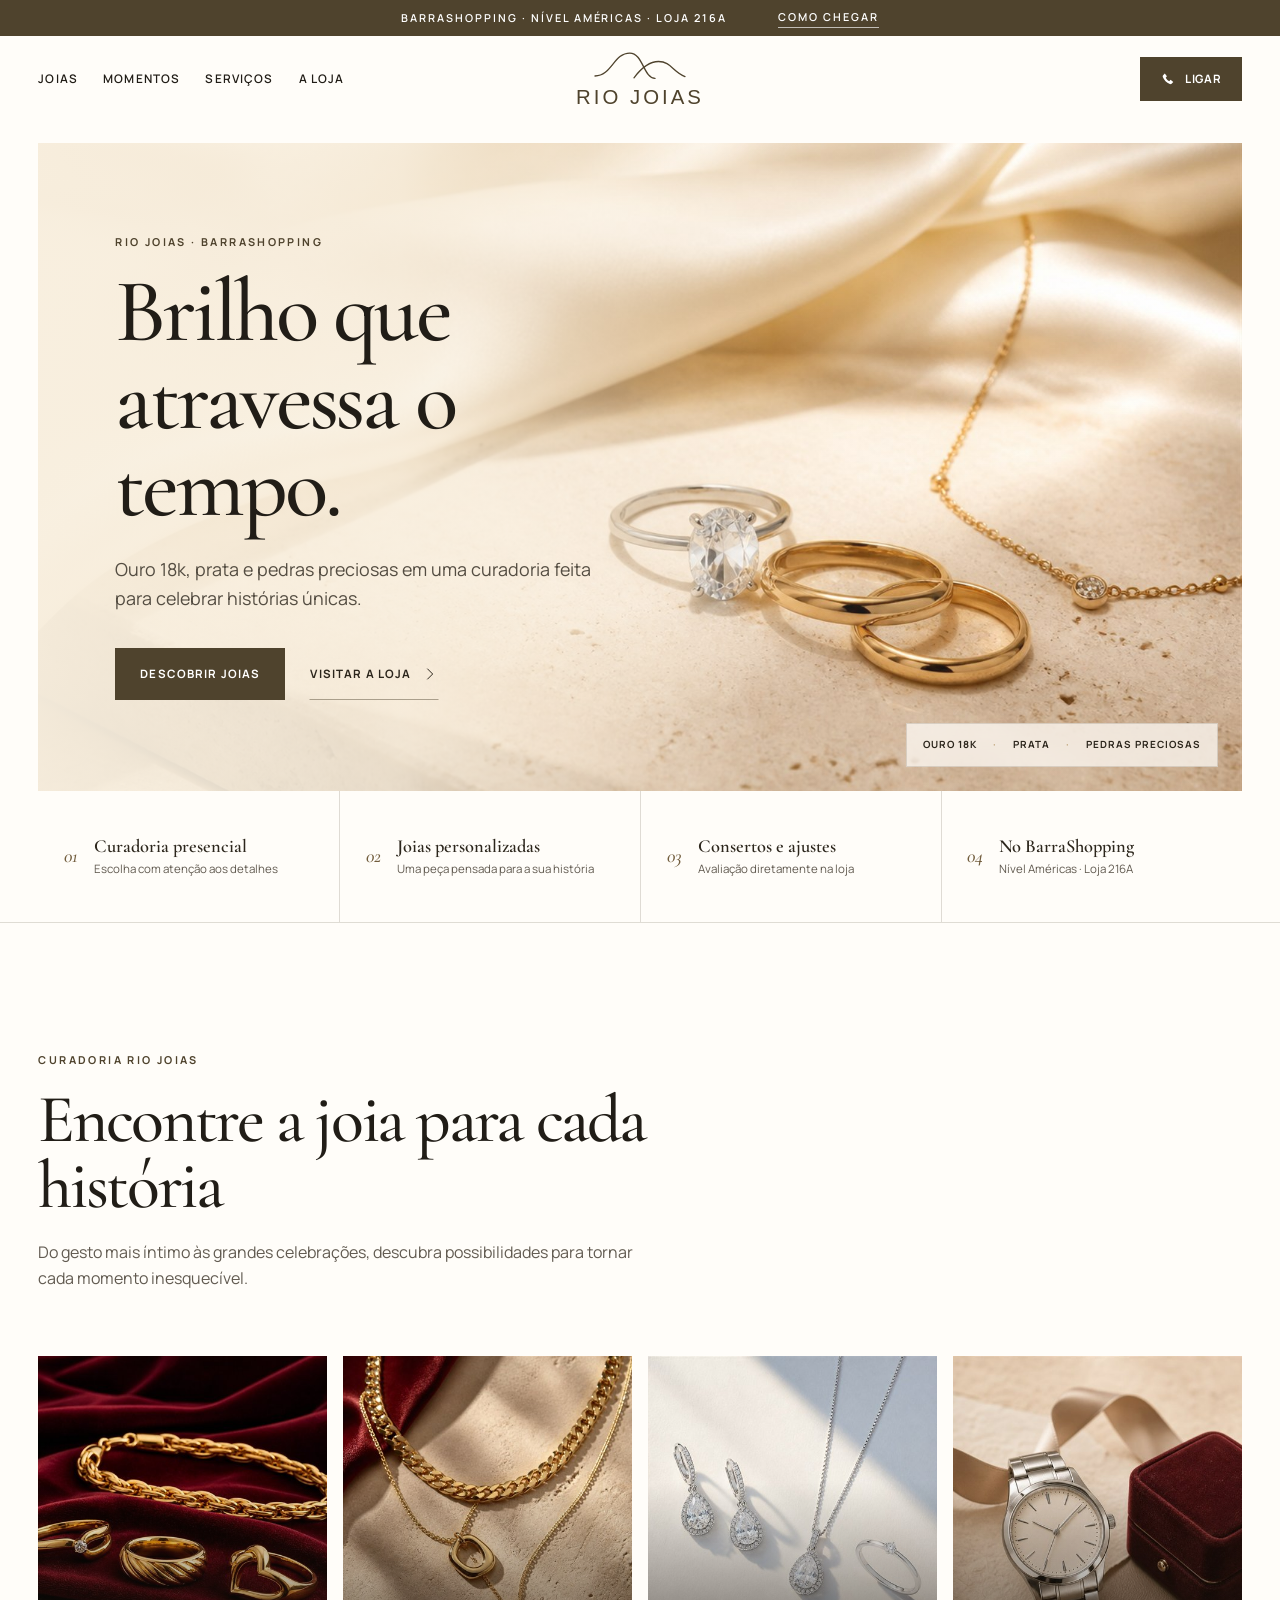
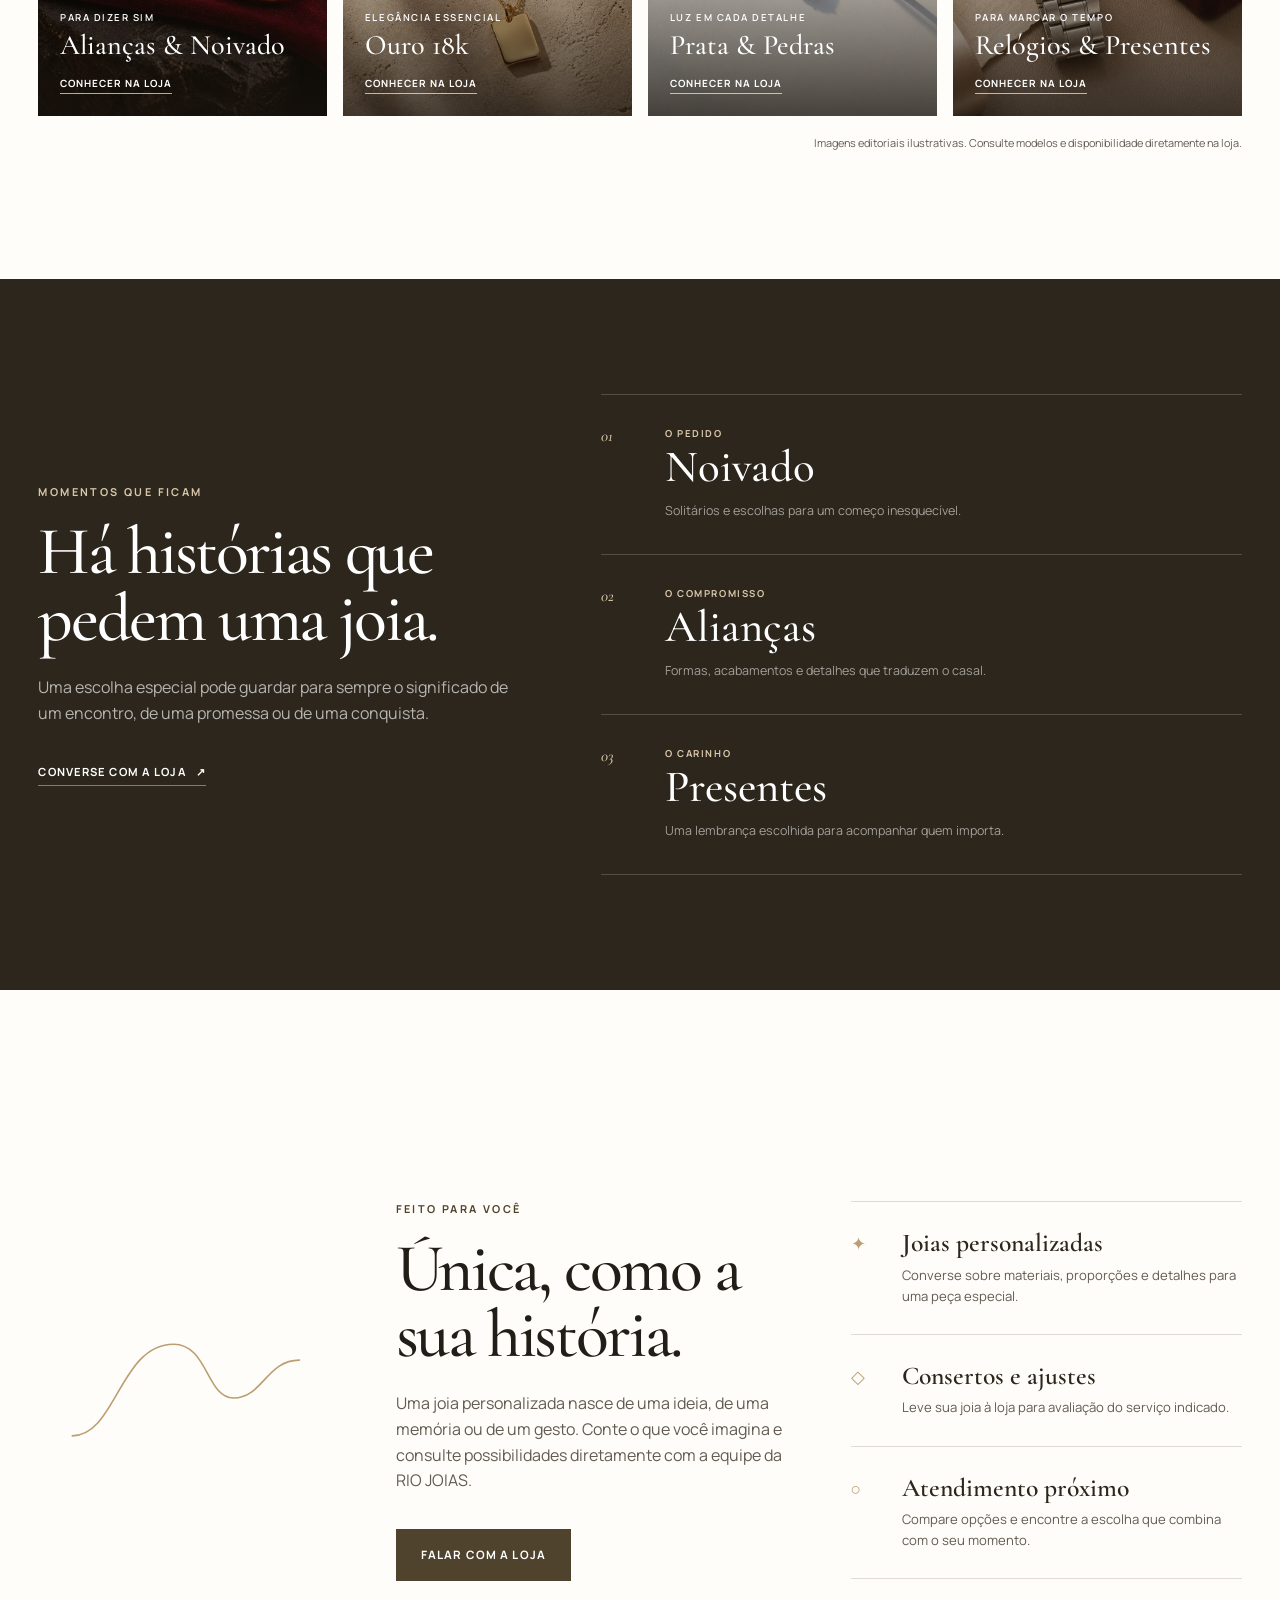
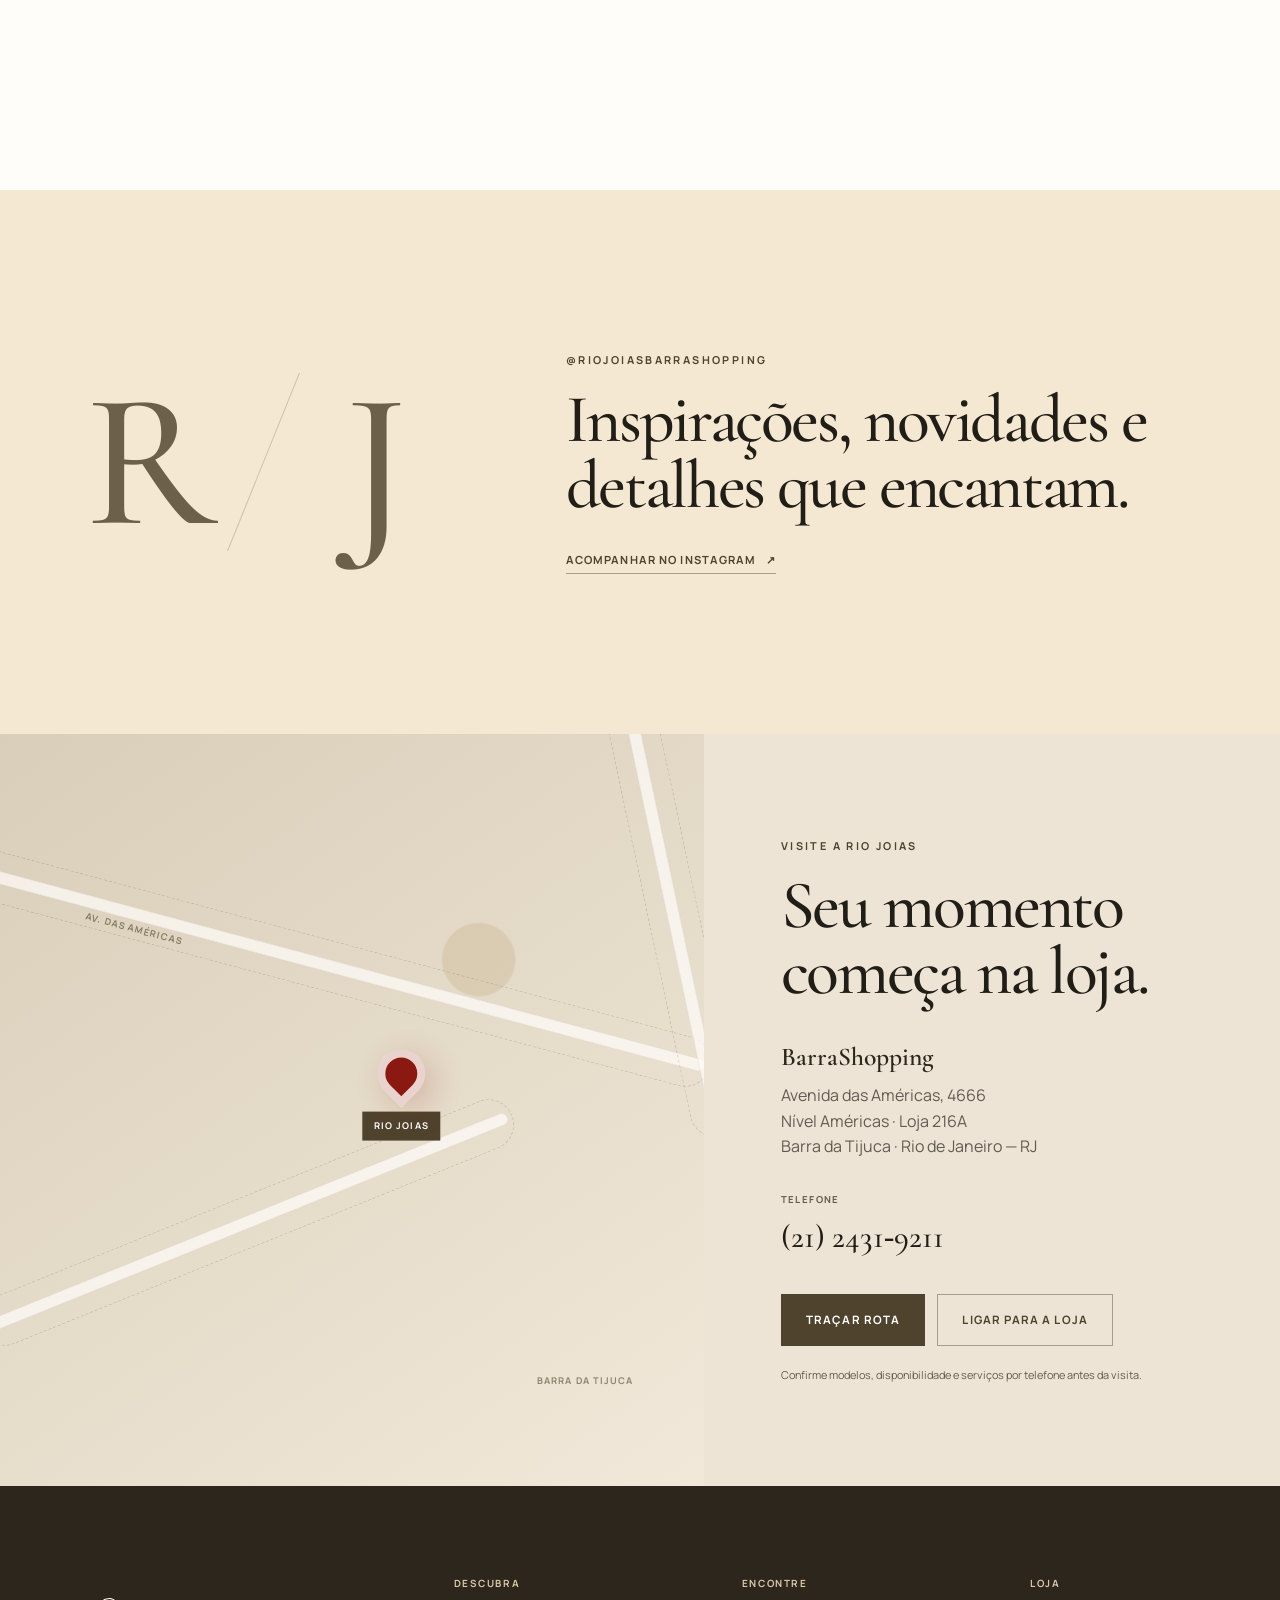
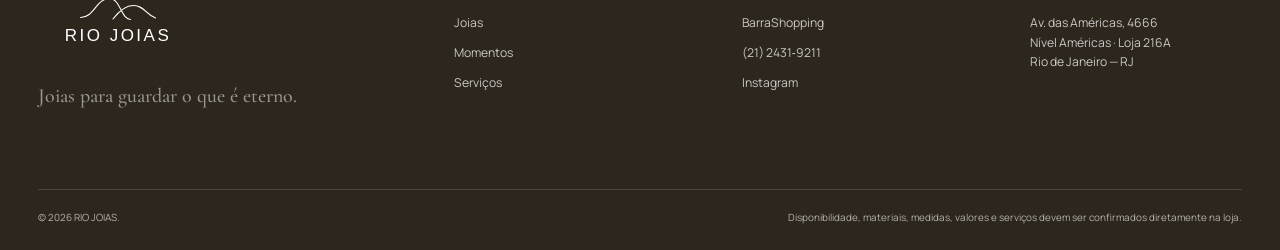
<file: index.html>
<!DOCTYPE html>
<html lang="pt-BR">
  <head>
    <meta charset="UTF-8">
    <meta name="viewport" content="width=device-width, initial-scale=1">
    <meta name="theme-color" content="#4f432d">
    <meta
      name="description"
      content="RIO JOIAS no BarraShopping: joias em ouro 18k, prata e pedras preciosas, peças personalizadas e serviços de conserto."
    >
    <meta name="robots" content="index, follow">
    <link rel="canonical" href="https://arthurcdag.github.io/rio-joias/">

    <meta property="og:type" content="website">
    <meta property="og:locale" content="pt_BR">
    <meta property="og:site_name" content="RIO JOIAS">
    <meta property="og:title" content="RIO JOIAS | BarraShopping">
    <meta
      property="og:description"
      content="Joias para guardar o que é eterno. Visite a RIO JOIAS no Nível Américas do BarraShopping."
    >
    <meta
      property="og:image"
      content="https://arthurcdag.github.io/rio-joias/assets/hero-rio-joias.jpg"
    >
    <meta property="og:url" content="https://arthurcdag.github.io/rio-joias/">

    <link rel="icon" href="assets/favicon.svg" type="image/svg+xml">
    <link rel="preload" href="assets/fonts/cormorant-garamond-latin.woff2" as="font" type="font/woff2" crossorigin>
    <link rel="preload" href="assets/fonts/manrope-latin.woff2" as="font" type="font/woff2" crossorigin>
    <link rel="preload" href="assets/hero-rio-joias-900.jpg" as="image" type="image/jpeg">
    <link rel="stylesheet" href="styles.css">
    <title>RIO JOIAS | BarraShopping</title>

    <script type="application/ld+json">
      {
        "@context": "https://schema.org",
        "@type": "JewelryStore",
        "name": "RIO JOIAS",
        "url": "https://arthurcdag.github.io/rio-joias/",
        "image": "https://arthurcdag.github.io/rio-joias/assets/hero-rio-joias.jpg",
        "telephone": "+55 21 2431-9211",
        "sameAs": ["https://www.instagram.com/riojoiasbarrashopping/"],
        "address": {
          "@type": "PostalAddress",
          "streetAddress": "Avenida das Américas, 4666 — Nível Américas, Loja 216A",
          "addressLocality": "Rio de Janeiro",
          "addressRegion": "RJ",
          "postalCode": "22640-102",
          "addressCountry": "BR"
        }
      }
    </script>
  </head>

  <body>
    <a class="skip-link" href="#conteudo">Ir para o conteúdo</a>

    <div class="announcement">
      <p>BarraShopping <span aria-hidden="true">·</span> Nível Américas <span aria-hidden="true">·</span> Loja 216A</p>
      <a href="#loja">Como chegar</a>
    </div>

    <header class="site-header" data-header>
      <div class="header-inner">
        <button
          class="menu-button"
          type="button"
          aria-expanded="false"
          aria-controls="menu-principal"
          aria-label="Abrir menu"
          data-menu-button
        >
          <span></span>
          <span></span>
        </button>

        <a class="brand" href="#topo" aria-label="RIO JOIAS — início">
          <img src="assets/logo-rio-joias.svg" alt="RIO JOIAS" width="224" height="88">
        </a>

        <nav class="main-nav" id="menu-principal" aria-label="Navegação principal" data-menu>
          <a href="#colecoes">Joias</a>
          <a href="#momentos">Momentos</a>
          <a href="#servicos">Serviços</a>
          <a href="#loja">A loja</a>
          <a class="nav-instagram" href="https://www.instagram.com/riojoiasbarrashopping/" target="_blank" rel="noreferrer">Instagram</a>
        </nav>

        <a class="header-action" href="tel:+552124319211" aria-label="Ligar para a RIO JOIAS">
          <svg aria-hidden="true" viewBox="0 0 24 24">
            <path d="M7.2 3.8 4.7 6.3c-.7.7-.9 1.8-.5 2.7 2.2 5.2 5.3 8.3 10.5 10.5.9.4 2 .2 2.7-.5l2.5-2.5-4-3.2-2.1 2.1a12.8 12.8 0 0 1-5.3-5.3L10.4 8 7.2 3.8Z" />
          </svg>
          <span>Ligar</span>
        </a>
      </div>
    </header>

    <main id="conteudo">
      <section class="hero" id="topo" aria-labelledby="hero-title">
        <img
          class="hero-image"
          src="assets/hero-rio-joias.jpg"
          srcset="assets/hero-rio-joias-900.jpg 900w, assets/hero-rio-joias.jpg 1536w"
          sizes="100vw"
          alt="Composição editorial com anel de noivado, alianças e colar sobre seda marfim"
          width="1536"
          height="1024"
          fetchpriority="high"
        >
        <div class="hero-wash" aria-hidden="true"></div>
        <div class="hero-content">
          <p class="eyebrow">RIO JOIAS · BARRASHOPPING</p>
          <h1 id="hero-title">Brilho que atravessa o tempo.</h1>
          <p class="hero-copy">
            Ouro 18k, prata e pedras preciosas em uma curadoria feita para celebrar histórias únicas.
          </p>
          <div class="hero-actions">
            <a class="button button-primary" href="#colecoes">Descobrir joias</a>
            <a class="button button-ghost" href="#loja">
              Visitar a loja
              <svg aria-hidden="true" viewBox="0 0 24 24"><path d="m8 4 8 8-8 8" /></svg>
            </a>
          </div>
        </div>
        <div class="hero-signature" role="group" aria-label="Especialidades da loja">
          <span>Ouro 18k</span>
          <span>Prata</span>
          <span>Pedras preciosas</span>
        </div>
      </section>

      <section class="benefits" aria-label="Diferenciais RIO JOIAS">
        <article>
          <span class="benefit-icon" aria-hidden="true">01</span>
          <div><strong>Curadoria presencial</strong><small>Escolha com atenção aos detalhes</small></div>
        </article>
        <article>
          <span class="benefit-icon" aria-hidden="true">02</span>
          <div><strong>Joias personalizadas</strong><small>Uma peça pensada para a sua história</small></div>
        </article>
        <article>
          <span class="benefit-icon" aria-hidden="true">03</span>
          <div><strong>Consertos e ajustes</strong><small>Avaliação diretamente na loja</small></div>
        </article>
        <article>
          <span class="benefit-icon" aria-hidden="true">04</span>
          <div><strong>No BarraShopping</strong><small>Nível Américas · Loja 216A</small></div>
        </article>
      </section>

      <section class="section collection-section" id="colecoes" aria-labelledby="collection-title">
        <div class="section-heading reveal">
          <p class="eyebrow">CURADORIA RIO JOIAS</p>
          <h2 id="collection-title">Encontre a joia para cada história</h2>
          <p>Do gesto mais íntimo às grandes celebrações, descubra possibilidades para tornar cada momento inesquecível.</p>
        </div>

        <div class="collection-grid">
          <a class="collection-card reveal" href="#loja">
            <img src="assets/categoria-aliancas.jpg" srcset="assets/categoria-aliancas-600.jpg 600w, assets/categoria-aliancas.jpg 1100w" sizes="(max-width: 1120px) 50vw, 25vw" alt="" width="1100" height="1100" loading="lazy">
            <span class="collection-shade"></span>
            <span class="collection-content"><small>Para dizer sim</small><strong>Alianças &amp; Noivado</strong><em>Conhecer na loja</em></span>
          </a>
          <a class="collection-card reveal" href="#loja">
            <img src="assets/categoria-ouro.jpg" srcset="assets/categoria-ouro-600.jpg 600w, assets/categoria-ouro.jpg 1100w" sizes="(max-width: 1120px) 50vw, 25vw" alt="" width="1100" height="1100" loading="lazy">
            <span class="collection-shade"></span>
            <span class="collection-content"><small>Elegância essencial</small><strong>Ouro 18k</strong><em>Conhecer na loja</em></span>
          </a>
          <a class="collection-card reveal" href="#loja">
            <img src="assets/categoria-prata.jpg" srcset="assets/categoria-prata-600.jpg 600w, assets/categoria-prata.jpg 1100w" sizes="(max-width: 1120px) 50vw, 25vw" alt="" width="1100" height="1100" loading="lazy">
            <span class="collection-shade"></span>
            <span class="collection-content"><small>Luz em cada detalhe</small><strong>Prata &amp; Pedras</strong><em>Conhecer na loja</em></span>
          </a>
          <a class="collection-card reveal" href="#loja">
            <img src="assets/categoria-relogios.jpg" srcset="assets/categoria-relogios-600.jpg 600w, assets/categoria-relogios.jpg 1100w" sizes="(max-width: 1120px) 50vw, 25vw" alt="" width="1100" height="1100" loading="lazy">
            <span class="collection-shade"></span>
            <span class="collection-content"><small>Para marcar o tempo</small><strong>Relógios &amp; Presentes</strong><em>Conhecer na loja</em></span>
          </a>
        </div>
        <p class="image-disclaimer">Imagens editoriais ilustrativas. Consulte modelos e disponibilidade diretamente na loja.</p>
      </section>

      <section class="moments" id="momentos" aria-labelledby="moments-title">
        <div class="moments-intro reveal">
          <p class="eyebrow eyebrow-light">MOMENTOS QUE FICAM</p>
          <h2 id="moments-title">Há histórias que pedem uma joia.</h2>
          <p>
            Uma escolha especial pode guardar para sempre o significado de um encontro, de uma promessa ou de uma conquista.
          </p>
          <a class="text-link text-link-light" href="tel:+552124319211">Converse&nbsp;com&nbsp;a&nbsp;loja <span aria-hidden="true">↗</span></a>
        </div>
        <div class="moment-list">
          <article class="moment-card reveal">
            <span>01</span>
            <div><p>O pedido</p><h3>Noivado</h3><small>Solitários e escolhas para um começo inesquecível.</small></div>
          </article>
          <article class="moment-card reveal">
            <span>02</span>
            <div><p>O compromisso</p><h3>Alianças</h3><small>Formas, acabamentos e detalhes que traduzem o casal.</small></div>
          </article>
          <article class="moment-card reveal">
            <span>03</span>
            <div><p>O carinho</p><h3>Presentes</h3><small>Uma lembrança escolhida para acompanhar quem importa.</small></div>
          </article>
        </div>
      </section>

      <section class="section services-section" id="servicos" aria-labelledby="services-title">
        <div class="services-mark reveal" aria-hidden="true">
          <svg viewBox="0 0 240 150">
            <path d="M28 112C64 112 67 37 111 37c28 0 27 44 49 44 24 0 27-31 54-31" />
          </svg>
        </div>
        <div class="services-copy reveal">
          <p class="eyebrow">FEITO PARA VOCÊ</p>
          <h2 id="services-title">Única, como a sua história.</h2>
          <p>
            Uma joia personalizada nasce de uma ideia, de uma memória ou de um gesto. Conte o que você imagina e consulte possibilidades diretamente com a equipe da RIO JOIAS.
          </p>
          <a class="button button-primary" href="tel:+552124319211">Falar&nbsp;com&nbsp;a&nbsp;loja</a>
        </div>
        <div class="service-list">
          <article class="reveal">
            <span aria-hidden="true">✦</span>
            <div><h3>Joias personalizadas</h3><p>Converse sobre materiais, proporções e detalhes para uma peça especial.</p></div>
          </article>
          <article class="reveal">
            <span aria-hidden="true">◇</span>
            <div><h3>Consertos e ajustes</h3><p>Leve sua joia à loja para avaliação do serviço indicado.</p></div>
          </article>
          <article class="reveal">
            <span aria-hidden="true">○</span>
            <div><h3>Atendimento próximo</h3><p>Compare opções e encontre a escolha que combina com o seu momento.</p></div>
          </article>
        </div>
      </section>

      <section class="social-section" aria-labelledby="social-title">
        <div class="social-ornament" aria-hidden="true"><span>R</span><i></i><span>J</span></div>
        <div class="social-content reveal">
          <p class="eyebrow">@RIOJOIASBARRASHOPPING</p>
          <h2 id="social-title">Inspirações, novidades e detalhes que encantam.</h2>
          <a class="text-link" href="https://www.instagram.com/riojoiasbarrashopping/" target="_blank" rel="noreferrer">Acompanhar no Instagram <span aria-hidden="true">↗</span></a>
        </div>
      </section>

      <section class="store-section" id="loja" aria-labelledby="store-title">
        <div class="store-map" aria-hidden="true">
          <div class="map-line map-line-one"></div>
          <div class="map-line map-line-two"></div>
          <div class="map-line map-line-three"></div>
          <span class="map-label label-one">Av. das Américas</span>
          <span class="map-label label-two">Barra da Tijuca</span>
          <span class="map-pin"><i></i><b>RIO JOIAS</b></span>
        </div>
        <div class="store-content reveal">
          <p class="eyebrow">VISITE A RIO JOIAS</p>
          <h2 id="store-title">Seu momento começa na loja.</h2>
          <address>
            <strong>BarraShopping</strong>
            <span>Avenida das Américas, 4666</span>
            <span>Nível Américas · Loja 216A</span>
            <span>Barra da Tijuca · Rio de Janeiro — RJ</span>
          </address>
          <p class="store-phone"><small>Telefone</small><a href="tel:+552124319211">(21)&nbsp;2431&#8209;9211</a></p>
          <div class="store-actions">
            <a
              class="button button-primary"
              href="https://www.google.com/maps/search/?api=1&amp;query=Rio+Joias+BarraShopping+Avenida+das+Am%C3%A9ricas+4666"
              target="_blank"
              rel="noreferrer"
            >Traçar rota</a>
            <a class="button button-outline" href="tel:+552124319211">Ligar&nbsp;para&nbsp;a&nbsp;loja</a>
          </div>
          <p class="store-note">Confirme modelos, disponibilidade e serviços por telefone antes da visita.</p>
        </div>
      </section>
    </main>

    <footer class="site-footer">
      <div class="footer-main">
        <div class="footer-brand">
          <img src="assets/logo-rio-joias.svg" alt="RIO JOIAS" width="224" height="88">
          <p>Joias para guardar o que é eterno.</p>
        </div>
        <div class="footer-column">
          <h2>Descubra</h2>
          <a href="#colecoes">Joias</a>
          <a href="#momentos">Momentos</a>
          <a href="#servicos">Serviços</a>
        </div>
        <div class="footer-column">
          <h2>Encontre</h2>
          <a href="#loja">BarraShopping</a>
          <a href="tel:+552124319211">(21)&nbsp;2431&#8209;9211</a>
          <a href="https://www.instagram.com/riojoiasbarrashopping/" target="_blank" rel="noreferrer">Instagram</a>
        </div>
        <div class="footer-column footer-address">
          <h2>Loja</h2>
          <p>Av. das Américas, 4666<br>Nível Américas · Loja 216A<br>Rio de Janeiro — RJ</p>
        </div>
      </div>
      <div class="footer-bottom">
        <p>© <span data-year>2026</span> RIO JOIAS.</p>
        <p>Disponibilidade, materiais, medidas, valores e serviços devem ser confirmados diretamente na loja.</p>
      </div>
    </footer>

    <script src="script.js" defer></script>
  </body>
</html>
</file>
<file: styles.css>
@font-face {
  font-family: "Cormorant Garamond";
  font-style: normal;
  font-weight: 500 600;
  font-display: swap;
  src: url("assets/fonts/cormorant-garamond-latin.woff2") format("woff2");
}

@font-face {
  font-family: "Cormorant Garamond";
  font-style: italic;
  font-weight: 500;
  font-display: swap;
  src: url("assets/fonts/cormorant-garamond-italic-latin.woff2") format("woff2");
}

@font-face {
  font-family: "Manrope";
  font-style: normal;
  font-weight: 400 700;
  font-display: swap;
  src: url("assets/fonts/manrope-latin.woff2") format("woff2");
}

:root {
  --ivory: #f4e8d2;
  --cream: #fbf8f2;
  --paper: #fffdf9;
  --sand: #e9dcc7;
  --gold: #bb9e72;
  --gold-light: #dac7aa;
  --coffee: #4f432d;
  --coffee-deep: #2c261c;
  --burgundy: #891911;
  --ink: #211d17;
  --muted: #625b51;
  --line: rgba(79, 67, 45, 0.18);
  --serif: "Cormorant Garamond", Georgia, "Times New Roman", serif;
  --sans: "Manrope", "Segoe UI", Arial, sans-serif;
  --page-pad: clamp(1rem, 3vw, 3.5rem);
  --content: 1320px;
}

*,
*::before,
*::after {
  box-sizing: border-box;
}

html {
  scroll-behavior: smooth;
  scroll-padding-top: 6.5rem;
}

body {
  margin: 0;
  color: var(--ink);
  background: var(--paper);
  font-family: var(--sans);
  font-size: 1rem;
  line-height: 1.6;
  text-rendering: optimizeLegibility;
  -webkit-font-smoothing: antialiased;
}

body.menu-open {
  overflow: hidden;
}

img,
svg {
  display: block;
}

img {
  max-width: 100%;
}

a {
  color: inherit;
  text-decoration: none;
}

button,
a {
  -webkit-tap-highlight-color: transparent;
}

button {
  font: inherit;
}

.skip-link {
  position: fixed;
  z-index: 1000;
  top: 0.75rem;
  left: 0.75rem;
  padding: 0.75rem 1rem;
  color: white;
  background: var(--coffee-deep);
  border-radius: 0.35rem;
  transform: translateY(-180%);
  transition: transform 180ms ease;
}

.skip-link:focus {
  transform: translateY(0);
}

.announcement {
  min-height: 2.25rem;
  padding: 0.45rem var(--page-pad);
  display: flex;
  align-items: center;
  justify-content: center;
  gap: clamp(1rem, 4vw, 4rem);
  color: #fff;
  background: var(--coffee);
  font-size: 0.68rem;
  font-weight: 600;
  letter-spacing: 0.18em;
  text-transform: uppercase;
}

.announcement p {
  margin: 0;
}

.announcement a {
  padding-bottom: 0.08rem;
  border-bottom: 1px solid rgba(255, 255, 255, 0.65);
}

.site-header {
  position: sticky;
  z-index: 50;
  top: 0;
  width: 100%;
  background: rgba(255, 253, 249, 0.94);
  border-bottom: 1px solid transparent;
  backdrop-filter: blur(14px);
  transition: border-color 180ms ease, box-shadow 180ms ease;
}

.site-header.is-scrolled {
  border-color: var(--line);
  box-shadow: 0 0.35rem 1.5rem rgba(44, 38, 28, 0.06);
}

.header-inner {
  width: min(100%, var(--content));
  min-height: 5.4rem;
  margin: 0 auto;
  padding: 0 var(--page-pad);
  display: grid;
  grid-template-columns: 1fr auto 1fr;
  align-items: center;
}

.brand {
  grid-column: 2;
  justify-self: center;
  width: clamp(8.5rem, 15vw, 12.5rem);
}

.brand img {
  width: 100%;
  height: auto;
}

.main-nav {
  grid-column: 1;
  grid-row: 1;
  display: flex;
  align-items: center;
  gap: clamp(1rem, 2vw, 2rem);
  font-size: 0.74rem;
  font-weight: 600;
  letter-spacing: 0.09em;
  text-transform: uppercase;
}

.main-nav a {
  position: relative;
  white-space: nowrap;
}

.main-nav a::after {
  content: "";
  position: absolute;
  right: 0;
  bottom: -0.35rem;
  left: 0;
  height: 1px;
  background: var(--coffee);
  transform: scaleX(0);
  transform-origin: right;
  transition: transform 220ms ease;
}

.main-nav a:hover::after,
.main-nav a:focus-visible::after {
  transform: scaleX(1);
  transform-origin: left;
}

.nav-instagram {
  display: none;
}

.header-action {
  grid-column: 3;
  justify-self: end;
  min-height: 2.7rem;
  padding: 0.75rem 1.15rem;
  display: inline-flex;
  align-items: center;
  gap: 0.55rem;
  color: #fff;
  background: var(--coffee);
  font-size: 0.72rem;
  font-weight: 700;
  letter-spacing: 0.08em;
  text-transform: uppercase;
  border: 1px solid var(--coffee);
  transition: color 180ms ease, background 180ms ease;
}

.header-action:hover,
.header-action:focus-visible {
  color: var(--coffee);
  background: transparent;
}

.header-action svg {
  width: 1rem;
  fill: currentColor;
}

.menu-button {
  display: none;
  width: 2.75rem;
  height: 2.75rem;
  padding: 0.75rem;
  color: var(--coffee);
  background: transparent;
  border: 0;
}

.menu-button span {
  width: 100%;
  height: 1px;
  margin: 0.34rem 0;
  display: block;
  background: currentColor;
  transition: transform 180ms ease;
}

.button {
  min-height: 3.25rem;
  padding: 0.85rem 1.5rem;
  display: inline-flex;
  align-items: center;
  justify-content: center;
  gap: 0.65rem;
  border: 1px solid transparent;
  font-size: 0.72rem;
  font-weight: 700;
  letter-spacing: 0.1em;
  text-transform: uppercase;
  transition: color 180ms ease, background 180ms ease, border-color 180ms ease, transform 180ms ease;
}

.button:hover,
.button:focus-visible {
  transform: translateY(-2px);
}

.button-primary {
  color: #fff;
  background: var(--coffee);
  border-color: var(--coffee);
}

.button-primary:hover,
.button-primary:focus-visible {
  color: var(--coffee);
  background: transparent;
}

.button-ghost {
  padding-right: 0;
  padding-left: 0;
  color: var(--coffee-deep);
  border-bottom-color: rgba(79, 67, 45, 0.45);
}

.button-ghost svg {
  width: 1rem;
  fill: none;
  stroke: currentColor;
  stroke-width: 1.5;
}

.button-outline {
  color: var(--coffee);
  background: transparent;
  border-color: rgba(79, 67, 45, 0.45);
}

.button-outline:hover,
.button-outline:focus-visible {
  color: #fff;
  background: var(--coffee);
  border-color: var(--coffee);
}

.hero {
  position: relative;
  width: calc(100% - (var(--page-pad) * 2));
  min-height: clamp(35rem, 72vh, 48rem);
  margin: clamp(0.75rem, 1.5vw, 1.5rem) auto 0;
  display: grid;
  align-items: center;
  overflow: hidden;
  background: var(--ivory);
}

.hero-image,
.hero-wash {
  position: absolute;
  inset: 0;
  width: 100%;
  height: 100%;
}

.hero-image {
  object-fit: cover;
  object-position: center center;
}

.hero-wash {
  background: linear-gradient(90deg, rgba(248, 239, 223, 0.97) 0%, rgba(248, 239, 223, 0.86) 30%, rgba(248, 239, 223, 0.1) 61%, transparent 100%);
}

.hero-content {
  position: relative;
  z-index: 2;
  width: min(43rem, 54%);
  padding: clamp(2rem, 6vw, 7rem);
}

.eyebrow {
  margin: 0 0 1.1rem;
  color: var(--coffee);
  font-size: 0.68rem;
  font-weight: 700;
  letter-spacing: 0.22em;
  text-transform: uppercase;
}

.eyebrow-light {
  color: var(--gold-light);
}

.hero h1,
.section-heading h2,
.moments h2,
.services-copy h2,
.social-content h2,
.store-content h2 {
  margin: 0;
  font-family: var(--serif);
  font-weight: 500;
  line-height: 0.98;
  letter-spacing: -0.035em;
}

.hero h1 {
  max-width: 9ch;
  font-size: clamp(4rem, 7vw, 7.5rem);
}

.hero-copy {
  max-width: 34rem;
  margin: 1.5rem 0 0;
  color: #544d42;
  font-size: clamp(1rem, 1.4vw, 1.2rem);
}

.hero-actions {
  margin-top: 2.25rem;
  display: flex;
  flex-wrap: wrap;
  align-items: center;
  gap: 1rem 1.5rem;
}

.hero-signature {
  position: absolute;
  z-index: 3;
  right: 1.5rem;
  bottom: 1.5rem;
  padding: 0.8rem 1rem;
  display: flex;
  gap: 1rem;
  color: var(--coffee-deep);
  background: rgba(255, 253, 249, 0.72);
  border: 1px solid rgba(79, 67, 45, 0.16);
  backdrop-filter: blur(12px);
  font-size: 0.62rem;
  font-weight: 700;
  letter-spacing: 0.1em;
  text-transform: uppercase;
}

.hero-signature span + span::before {
  content: "·";
  margin-right: 1rem;
  color: var(--gold);
}

.benefits {
  width: min(100%, var(--content));
  margin: 0 auto;
  padding: 0 var(--page-pad);
  display: grid;
  grid-template-columns: repeat(4, 1fr);
  border-bottom: 1px solid var(--line);
}

.benefits article {
  min-height: 8.2rem;
  padding: 1.5rem clamp(1rem, 2vw, 2rem);
  display: flex;
  align-items: center;
  gap: 1rem;
}

.benefits article + article {
  border-left: 1px solid var(--line);
}

.benefit-icon {
  color: #725d3d;
  font-family: var(--serif);
  font-size: 1.2rem;
  font-style: italic;
}

.benefits strong,
.benefits small {
  display: block;
}

.benefits strong {
  color: var(--coffee-deep);
  font-family: var(--serif);
  font-size: 1.15rem;
  font-weight: 600;
  line-height: 1.2;
}

.benefits small {
  margin-top: 0.25rem;
  color: var(--muted);
  font-size: 0.72rem;
  line-height: 1.45;
}

.section {
  width: min(100%, var(--content));
  margin: 0 auto;
  padding: clamp(5rem, 10vw, 9rem) var(--page-pad);
}

.section-heading {
  max-width: 44rem;
  margin-bottom: clamp(2.25rem, 5vw, 4rem);
}

.section-heading h2,
.moments h2,
.services-copy h2,
.social-content h2,
.store-content h2 {
  font-size: clamp(3rem, 5.3vw, 5.5rem);
}

.section-heading > p:last-child {
  max-width: 39rem;
  margin: 1.35rem 0 0;
  color: var(--muted);
}

.collection-grid {
  display: grid;
  grid-template-columns: repeat(4, 1fr);
  gap: clamp(0.65rem, 1.3vw, 1.35rem);
}

.collection-card {
  position: relative;
  aspect-ratio: 4 / 5;
  display: block;
  overflow: hidden;
  color: #fff;
  background: var(--sand);
}

.collection-card img,
.collection-shade {
  position: absolute;
  inset: 0;
  width: 100%;
  height: 100%;
}

.collection-card img {
  object-fit: cover;
  transition: transform 700ms cubic-bezier(0.2, 0.65, 0.3, 1);
}

.collection-shade {
  background: linear-gradient(180deg, transparent 35%, rgba(24, 19, 13, 0.78) 100%);
}

.collection-content {
  position: absolute;
  right: 1.35rem;
  bottom: 1.35rem;
  left: 1.35rem;
}

.collection-content small,
.collection-content strong,
.collection-content em {
  display: block;
}

.collection-content small {
  margin-bottom: 0.35rem;
  font-size: 0.6rem;
  font-weight: 600;
  letter-spacing: 0.16em;
  text-transform: uppercase;
}

.collection-content strong {
  font-family: var(--serif);
  font-size: clamp(1.7rem, 2.2vw, 2.4rem);
  font-weight: 500;
  line-height: 1;
}

.collection-content em {
  width: max-content;
  margin-top: 1rem;
  padding-bottom: 0.12rem;
  border-bottom: 1px solid rgba(255, 255, 255, 0.65);
  font-size: 0.62rem;
  font-style: normal;
  font-weight: 700;
  letter-spacing: 0.1em;
  text-transform: uppercase;
}

.collection-card:hover img,
.collection-card:focus-visible img {
  transform: scale(1.04);
}

.image-disclaimer {
  margin: 1.1rem 0 0;
  color: var(--muted);
  font-size: 0.68rem;
  text-align: right;
}

.moments {
  padding: clamp(5rem, 9vw, 8.5rem) max(var(--page-pad), calc((100vw - var(--content)) / 2 + var(--page-pad)));
  display: grid;
  grid-template-columns: minmax(0, 0.85fr) minmax(0, 1.15fr);
  gap: clamp(3rem, 7vw, 8rem);
  color: #fff;
  background: var(--coffee-deep);
}

.moments-intro {
  align-self: center;
}

.moments-intro > p:not(.eyebrow) {
  max-width: 34rem;
  margin: 1.5rem 0 2rem;
  color: rgba(255, 255, 255, 0.66);
}

.text-link {
  width: max-content;
  padding-bottom: 0.25rem;
  display: inline-flex;
  align-items: center;
  gap: 0.6rem;
  color: var(--coffee);
  border-bottom: 1px solid rgba(79, 67, 45, 0.45);
  font-size: 0.7rem;
  font-weight: 700;
  letter-spacing: 0.1em;
  text-transform: uppercase;
}

.text-link-light {
  color: #fff;
  border-color: rgba(255, 255, 255, 0.4);
}

.moment-list {
  border-top: 1px solid rgba(255, 255, 255, 0.18);
}

.moment-card {
  min-height: 10rem;
  padding: 1.8rem 0;
  display: grid;
  grid-template-columns: 4rem 1fr;
  align-items: center;
  border-bottom: 1px solid rgba(255, 255, 255, 0.18);
}

.moment-card > span {
  align-self: start;
  color: var(--gold-light);
  font-family: var(--serif);
  font-size: 1rem;
  font-style: italic;
}

.moment-card p {
  margin: 0;
  color: var(--gold-light);
  font-size: 0.6rem;
  font-weight: 700;
  letter-spacing: 0.16em;
  text-transform: uppercase;
}

.moment-card h3 {
  margin: 0.25rem 0 0.45rem;
  font-family: var(--serif);
  font-size: clamp(2rem, 3.5vw, 3.2rem);
  font-weight: 500;
  line-height: 1;
}

.moment-card small {
  color: rgba(255, 255, 255, 0.56);
  font-size: 0.78rem;
}

.services-section {
  min-height: 50rem;
  display: grid;
  grid-template-columns: 0.75fr 1fr 1fr;
  align-items: center;
  gap: clamp(2rem, 5vw, 6rem);
}

.services-mark {
  display: grid;
  place-items: center;
}

.services-mark svg {
  width: min(100%, 22rem);
  overflow: visible;
}

.services-mark path {
  fill: none;
  stroke: var(--gold);
  stroke-linecap: round;
  stroke-width: 1.3;
}

.services-copy > p:not(.eyebrow) {
  margin: 1.5rem 0 2.2rem;
  color: var(--muted);
}

.service-list {
  border-top: 1px solid var(--line);
}

.service-list article {
  padding: 1.7rem 0;
  display: grid;
  grid-template-columns: 2.2rem 1fr;
  gap: 1rem;
  border-bottom: 1px solid var(--line);
}

.service-list article > span {
  color: var(--gold);
  font-size: 1.1rem;
}

.service-list h3 {
  margin: 0;
  color: var(--coffee-deep);
  font-family: var(--serif);
  font-size: 1.6rem;
  font-weight: 600;
  line-height: 1.1;
}

.service-list p {
  margin: 0.45rem 0 0;
  color: var(--muted);
  font-size: 0.82rem;
}

.social-section {
  min-height: 34rem;
  padding: clamp(4rem, 8vw, 8rem) var(--page-pad);
  display: grid;
  grid-template-columns: 0.8fr 1.2fr;
  align-items: center;
  gap: clamp(2rem, 6vw, 7rem);
  background: var(--ivory);
}

.social-ornament {
  min-height: 15rem;
  display: grid;
  grid-template-columns: 1fr auto 1fr;
  place-items: center;
  color: var(--coffee);
  font-family: var(--serif);
  font-size: clamp(6rem, 15vw, 14rem);
  font-weight: 500;
  line-height: 1;
  opacity: 0.82;
}

.social-ornament i {
  width: 1px;
  height: 80%;
  display: block;
  background: rgba(79, 67, 45, 0.28);
  transform: rotate(22deg);
}

.social-content {
  max-width: 48rem;
}

.social-content .text-link {
  margin-top: 2rem;
}

.store-section {
  min-height: 47rem;
  display: grid;
  grid-template-columns: 1.1fr 0.9fr;
  background: #ede4d5;
}

.store-map {
  position: relative;
  min-height: 35rem;
  overflow: hidden;
  background:
    radial-gradient(circle at 68% 30%, rgba(187, 158, 114, 0.24) 0 5%, transparent 5.3%),
    linear-gradient(145deg, #d9ceb9, #f1e8d9);
}

.map-line {
  position: absolute;
  height: 0.8rem;
  background: rgba(255, 253, 249, 0.7);
  border: 1px solid rgba(79, 67, 45, 0.08);
  border-radius: 999px;
}

.map-line::after {
  content: "";
  position: absolute;
  inset: -1.25rem -0.35rem;
  border: 1px dashed rgba(79, 67, 45, 0.18);
  border-radius: 999px;
}

.map-line-one {
  top: 30%;
  left: -8%;
  width: 110%;
  transform: rotate(15deg);
}

.map-line-two {
  top: 64%;
  left: -5%;
  width: 80%;
  transform: rotate(-22deg);
}

.map-line-three {
  top: 20%;
  left: 60%;
  width: 70%;
  transform: rotate(78deg);
}

.map-label {
  position: absolute;
  z-index: 2;
  color: rgba(79, 67, 45, 0.6);
  font-size: 0.58rem;
  font-weight: 700;
  letter-spacing: 0.12em;
  text-transform: uppercase;
}

.label-one {
  top: 25%;
  left: 12%;
  transform: rotate(15deg);
}

.label-two {
  right: 10%;
  bottom: 13%;
}

.map-pin {
  position: absolute;
  z-index: 4;
  top: 48%;
  left: 57%;
  display: grid;
  place-items: center;
  transform: translate(-50%, -50%);
}

.map-pin i {
  width: 3rem;
  height: 3rem;
  display: block;
  background: var(--burgundy);
  border: 0.55rem solid rgba(255, 253, 249, 0.82);
  border-radius: 50% 50% 50% 0;
  box-shadow: 0 0.7rem 2rem rgba(137, 25, 17, 0.2);
  transform: rotate(-45deg);
}

.map-pin b {
  margin-top: 0.85rem;
  padding: 0.45rem 0.7rem;
  color: #fff;
  background: var(--coffee);
  font-size: 0.58rem;
  letter-spacing: 0.12em;
}

.store-content {
  padding: clamp(4rem, 8vw, 8rem) clamp(2rem, 6vw, 7rem);
  align-self: center;
}

.store-content address {
  margin: 2rem 0;
  color: var(--muted);
  font-style: normal;
}

.store-content address strong,
.store-content address span {
  display: block;
}

.store-content address strong {
  margin-bottom: 0.35rem;
  color: var(--coffee-deep);
  font-family: var(--serif);
  font-size: 1.6rem;
  font-weight: 600;
}

.store-phone {
  margin: 0 0 2rem;
}

.store-phone small,
.store-phone a {
  display: block;
}

.store-phone small {
  color: var(--muted);
  font-size: 0.6rem;
  font-weight: 700;
  letter-spacing: 0.14em;
  text-transform: uppercase;
}

.store-phone a {
  width: max-content;
  margin-top: 0.25rem;
  font-family: var(--serif);
  font-size: 2rem;
}

.store-actions {
  display: flex;
  flex-wrap: wrap;
  gap: 0.75rem;
}

.store-note {
  max-width: 33rem;
  margin: 1.25rem 0 0;
  color: var(--muted);
  font-size: 0.68rem;
}

.site-footer {
  padding: clamp(4rem, 7vw, 7rem) var(--page-pad) 1.5rem;
  color: rgba(255, 255, 255, 0.75);
  background: var(--coffee-deep);
}

.footer-main,
.footer-bottom {
  width: min(100%, var(--content));
  margin: 0 auto;
}

.footer-main {
  display: grid;
  grid-template-columns: 1.6fr repeat(3, 1fr);
  gap: clamp(2rem, 6vw, 6rem);
}

.footer-brand img {
  width: 10rem;
  filter: brightness(0) invert(1);
}

.footer-brand p {
  max-width: 17rem;
  margin: 1rem 0 0;
  color: rgba(255, 255, 255, 0.52);
  font-family: var(--serif);
  font-size: 1.25rem;
}

.footer-column {
  display: flex;
  flex-direction: column;
  gap: 0.65rem;
  font-size: 0.76rem;
}

.footer-column h2 {
  margin: 0 0 0.7rem;
  color: var(--gold-light);
  font-size: 0.62rem;
  letter-spacing: 0.16em;
  text-transform: uppercase;
}

.footer-column a {
  width: max-content;
}

.footer-column a:hover,
.footer-column a:focus-visible {
  color: #fff;
}

.footer-address p {
  margin: 0;
}

.footer-bottom {
  margin-top: clamp(3rem, 6vw, 6rem);
  padding-top: 1.25rem;
  display: flex;
  justify-content: space-between;
  gap: 2rem;
  border-top: 1px solid rgba(255, 255, 255, 0.15);
  color: rgba(255, 255, 255, 0.64);
  font-size: 0.62rem;
}

.footer-bottom p {
  margin: 0;
}

.reveal {
  opacity: 1;
  transform: none;
}

.reveal.is-visible {
  opacity: 1;
  transform: translateY(0);
}

:focus-visible {
  outline: 2px solid var(--burgundy);
  outline-offset: 4px;
}

@media (max-width: 1120px) {
  .main-nav {
    gap: 1rem;
    font-size: 0.67rem;
  }

  .collection-grid {
    grid-template-columns: repeat(2, 1fr);
  }

  .services-section {
    grid-template-columns: 0.55fr 1fr;
  }

  .service-list {
    grid-column: 1 / -1;
    display: grid;
    grid-template-columns: repeat(3, 1fr);
  }

  .service-list article + article {
    padding-left: 1.5rem;
    border-left: 1px solid var(--line);
  }
}

@media (max-width: 860px) {
  .header-inner {
    min-height: 4.8rem;
  }

  .menu-button {
    grid-column: 1;
    grid-row: 1;
    display: block;
    justify-self: start;
  }

  .menu-button[aria-expanded="true"] span:first-child {
    transform: translateY(0.34rem) rotate(45deg);
  }

  .menu-button[aria-expanded="true"] span:last-child {
    transform: translateY(-0.34rem) rotate(-45deg);
  }

  .main-nav {
    position: fixed;
    inset: 4.8rem 0 auto;
    min-height: calc(100dvh - 4.8rem);
    padding: 3rem var(--page-pad);
    display: flex;
    flex-direction: column;
    align-items: flex-start;
    gap: 1.35rem;
    color: #fff;
    background: var(--coffee-deep);
    font-family: var(--serif);
    font-size: 2.4rem;
    font-weight: 500;
    letter-spacing: -0.02em;
    text-transform: none;
    opacity: 0;
    pointer-events: none;
    transform: translateY(-0.75rem);
    transition: opacity 180ms ease, transform 180ms ease;
  }

  .main-nav.is-open {
    opacity: 1;
    pointer-events: auto;
    transform: translateY(0);
  }

  .main-nav a::after {
    background: var(--gold-light);
  }

  .nav-instagram {
    margin-top: auto;
    display: block;
    color: var(--gold-light);
    font-family: var(--sans);
    font-size: 0.72rem;
    font-weight: 700;
    letter-spacing: 0.1em;
    text-transform: uppercase;
  }

  .header-action span {
    display: none;
  }

  .header-action {
    width: 2.75rem;
    height: 2.75rem;
    min-height: 0;
    padding: 0;
    border-radius: 50%;
  }

  .benefits {
    grid-template-columns: repeat(2, 1fr);
  }

  .benefits article:nth-child(3) {
    border-left: 0;
  }

  .benefits article:nth-child(n + 3) {
    border-top: 1px solid var(--line);
  }

  .moments {
    grid-template-columns: 1fr;
  }

  .services-section {
    min-height: auto;
    grid-template-columns: 0.45fr 1fr;
  }

  .service-list {
    display: block;
  }

  .service-list article + article {
    padding-left: 0;
    border-left: 0;
  }

  .social-section,
  .store-section {
    grid-template-columns: 1fr;
  }

  .social-ornament {
    min-height: 9rem;
  }

  .store-map {
    min-height: 28rem;
  }

  .footer-main {
    grid-template-columns: 1.5fr 1fr 1fr;
  }

  .footer-address {
    grid-column: 2 / -1;
  }
}

@media (max-width: 620px) {
  :root {
    --page-pad: 1rem;
  }

  .announcement {
    justify-content: space-between;
    gap: 0.5rem;
    font-size: 0.52rem;
    letter-spacing: 0.11em;
  }

  .announcement p span:nth-of-type(1),
  .announcement p span:nth-of-type(2) {
    display: none;
  }

  .announcement p {
    max-width: 68%;
  }

  .header-inner {
    padding: 0 0.75rem;
  }

  .brand {
    width: 8.5rem;
  }

  .hero {
    width: 100%;
    min-height: 43rem;
    margin-top: 0;
    align-items: end;
  }

  .hero-image {
    object-position: 63% top;
  }

  .hero-wash {
    background: linear-gradient(0deg, rgba(248, 239, 223, 0.99) 0%, rgba(248, 239, 223, 0.92) 40%, rgba(248, 239, 223, 0.18) 72%, transparent 100%);
  }

  .hero-content {
    width: 100%;
    padding: 2rem 1.25rem 5.5rem;
  }

  .hero h1 {
    max-width: 8ch;
    font-size: clamp(3.5rem, 16vw, 5rem);
  }

  .hero-copy {
    max-width: 31rem;
    font-size: 0.92rem;
  }

  .hero-actions {
    margin-top: 1.5rem;
  }

  .hero-signature {
    right: 1rem;
    bottom: 1rem;
    left: 1rem;
    justify-content: center;
    gap: 0.5rem;
    font-size: 0.5rem;
  }

  .hero-signature span + span::before {
    margin-right: 0.5rem;
  }

  .benefits {
    padding: 0;
  }

  .benefits article {
    min-height: 7.5rem;
    padding: 1.15rem 0.85rem;
    align-items: flex-start;
    gap: 0.65rem;
  }

  .benefits strong {
    font-size: 1rem;
  }

  .benefits small {
    font-size: 0.63rem;
  }

  .benefit-icon {
    font-size: 0.9rem;
  }

  .section {
    padding-top: 5.5rem;
    padding-bottom: 5.5rem;
  }

  .section-heading h2,
  .moments h2,
  .services-copy h2,
  .social-content h2,
  .store-content h2 {
    font-size: clamp(2.9rem, 13vw, 4.25rem);
  }

  .collection-grid {
    grid-template-columns: repeat(2, 1fr);
    gap: 0.55rem;
  }

  .collection-content {
    right: 0.8rem;
    bottom: 0.85rem;
    left: 0.8rem;
  }

  .collection-content small {
    font-size: 0.48rem;
    letter-spacing: 0.12em;
  }

  .collection-content strong {
    font-size: clamp(1.35rem, 6vw, 1.75rem);
  }

  .collection-content em {
    display: none;
  }

  .image-disclaimer {
    text-align: left;
  }

  .moments {
    padding-top: 5.5rem;
    padding-bottom: 5.5rem;
  }

  .moment-card {
    grid-template-columns: 2.5rem 1fr;
  }

  .services-section {
    display: block;
  }

  .services-mark {
    margin-bottom: 2rem;
  }

  .services-mark svg {
    width: 11rem;
  }

  .service-list {
    margin-top: 3rem;
  }

  .social-section {
    padding-top: 5.5rem;
    padding-bottom: 5.5rem;
  }

  .social-ornament {
    font-size: 7rem;
  }

  .store-map {
    min-height: 23rem;
  }

  .store-content {
    padding: 4.5rem 1.25rem;
  }

  .store-actions .button {
    width: 100%;
  }

  .site-footer {
    padding-right: 1.25rem;
    padding-left: 1.25rem;
  }

  .footer-main {
    grid-template-columns: 1fr 1fr;
  }

  .footer-brand {
    grid-column: 1 / -1;
    padding-bottom: 1rem;
  }

  .footer-address {
    grid-column: 1 / -1;
  }

  .footer-bottom {
    flex-direction: column;
    gap: 0.5rem;
  }
}

@media (prefers-reduced-motion: reduce) {
  html {
    scroll-behavior: auto;
  }

  *,
  *::before,
  *::after {
    scroll-behavior: auto !important;
    transition-duration: 0.01ms !important;
    animation-duration: 0.01ms !important;
    animation-iteration-count: 1 !important;
  }

  .reveal {
    opacity: 1;
    transform: none;
  }
}
</file>
